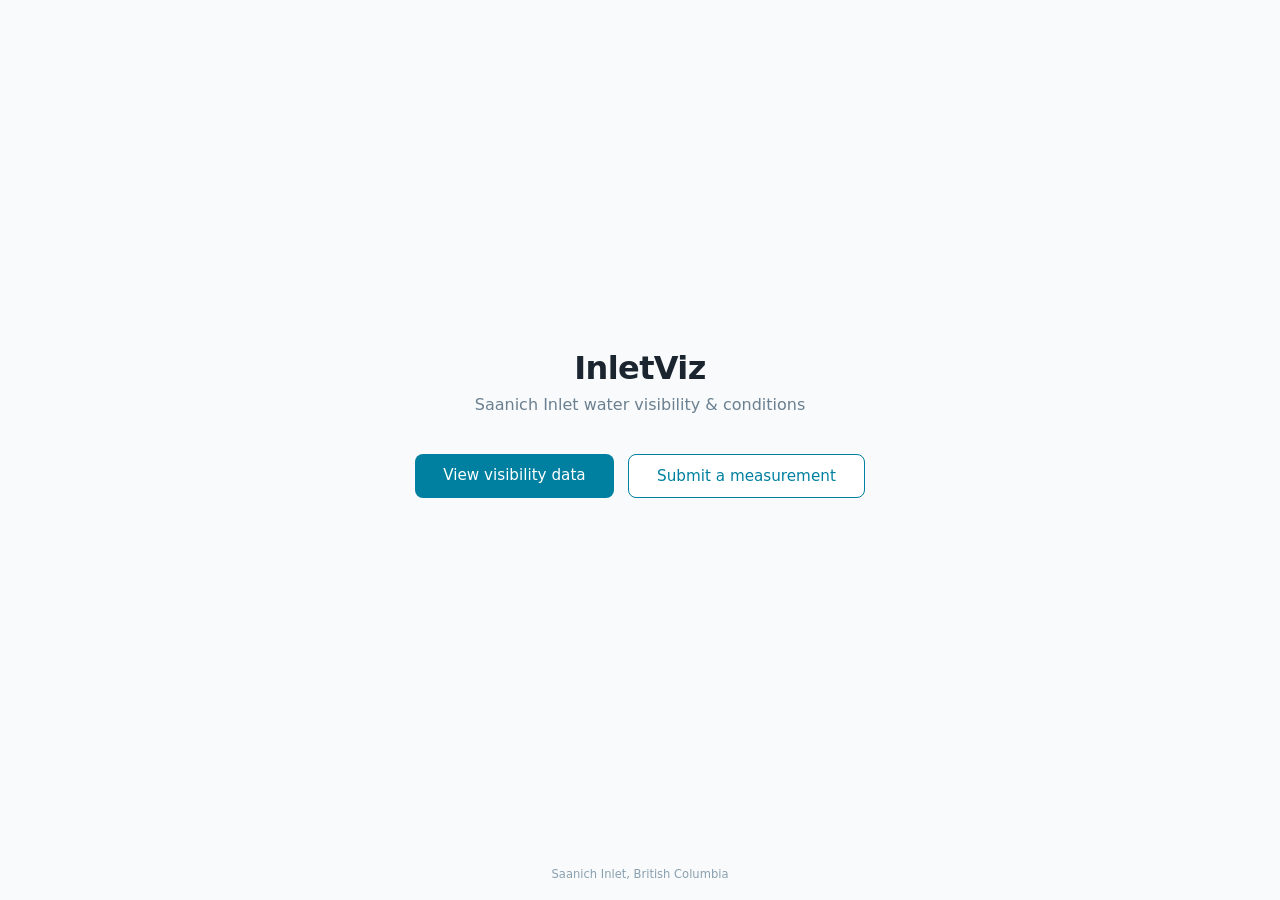
<file: index.html>
<!DOCTYPE html>
<html lang="en">
<head>
  <meta charset="UTF-8" />
  <meta name="viewport" content="width=device-width, initial-scale=1.0" />
  <title>InletViz — Saanich Inlet</title>
  <style>
    *, *::before, *::after { box-sizing: border-box; margin: 0; padding: 0; }
    body {
      font-family: system-ui, -apple-system, sans-serif;
      background: #f8fafb;
      color: #1a2530;
      min-height: 100vh;
      display: flex;
      flex-direction: column;
    }
    main {
      flex: 1;
      display: flex;
      flex-direction: column;
      align-items: center;
      justify-content: center;
      padding: 3rem 1.5rem;
      text-align: center;
    }
    h1 {
      font-size: 2rem;
      font-weight: 600;
      letter-spacing: -0.02em;
      margin-bottom: 0.5rem;
    }
    .tagline {
      font-size: 1rem;
      color: #6b8090;
      margin-bottom: 2.5rem;
    }
    .btn-row {
      display: flex;
      flex-wrap: wrap;
      gap: 0.9rem;
      justify-content: center;
    }
    .btn {
      display: inline-block;
      padding: 0.75rem 1.75rem;
      border-radius: 8px;
      font-size: 0.95rem;
      font-weight: 500;
      text-decoration: none;
      transition: opacity 0.15s;
    }
    .btn:hover { opacity: 0.85; }
    .btn-primary {
      background: #0080a0;
      color: #fff;
    }
    .btn-secondary {
      background: #fff;
      color: #0080a0;
      border: 1.5px solid #0080a0;
    }
    footer {
      text-align: center;
      padding: 1.2rem;
      font-size: 0.72rem;
      color: #8aa0b0;
    }
  </style>
</head>
<body>
  <main>
    <h1>InletViz</h1>
    <p class="tagline">Saanich Inlet water visibility &amp; conditions</p>
    <div class="btn-row">
      <a class="btn btn-primary" href="/models/">View visibility data</a>
      <a class="btn btn-secondary" href="/submit/">Submit a measurement</a>
    </div>
  </main>
  <footer>Saanich Inlet, British Columbia</footer>
</body>
</html>
</file>
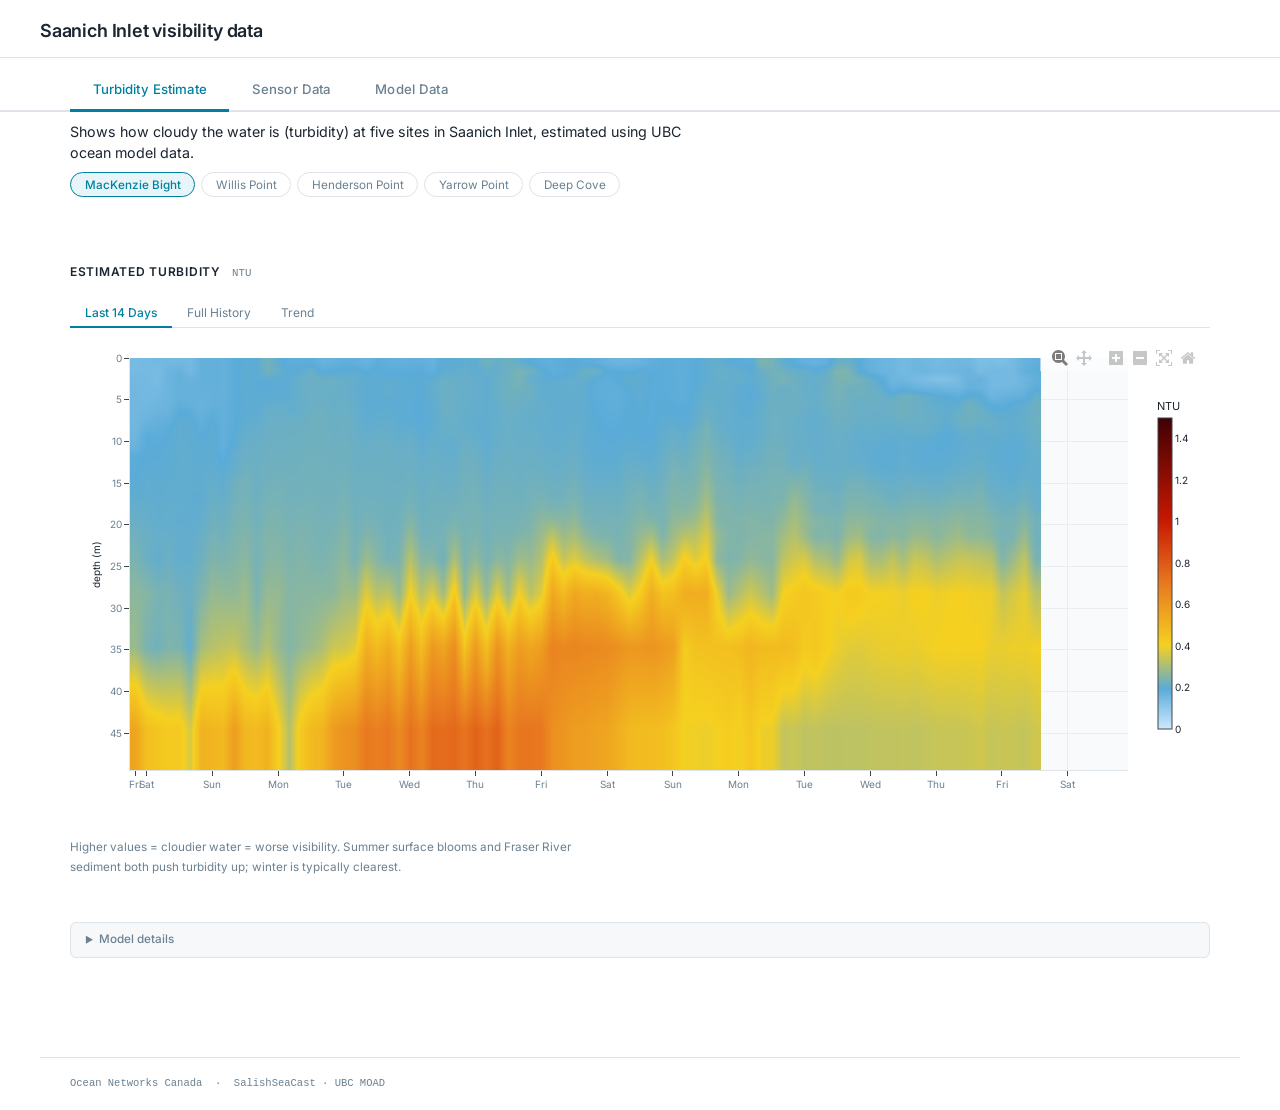
<file: models/index.html>
<!DOCTYPE html>
<html lang="en">
<head>
  <meta charset="UTF-8" />
  <meta name="viewport" content="width=device-width, initial-scale=1.0" />
  <title>Saanich Inlet Water Quality</title>
  <link rel="preconnect" href="https://fonts.googleapis.com" />
  <link rel="stylesheet"
        href="https://fonts.googleapis.com/css2?family=Inter:wght@400;500;600&display=swap" />
  <link rel="stylesheet" href="css/style.css" />
  <script src="https://cdn.plot.ly/plotly-2.35.2.min.js" crossorigin="anonymous"></script>
</head>
<body>

<header>
  <div class="header-inner">
    <h1>Saanich Inlet visibility data</h1>
  </div>
</header>

<nav class="page-nav" role="tablist">
  <div class="page-nav-inner">
    <button class="page-tab active" data-page="emulator" role="tab" aria-selected="true">Turbidity Estimate</button>
    <button class="page-tab"        data-page="sensor"   role="tab" aria-selected="false">Sensor Data</button>
    <button class="page-tab"        data-page="model"    role="tab" aria-selected="false">Model Data</button>
  </div>
</nav>

<main>

  <!-- =====================================================================
       EMULATOR PAGE (default)
       ===================================================================== -->
  <div id="page-emulator" class="page">

    <p class="page-intro">Shows how cloudy the water is (turbidity) at five sites in Saanich Inlet, estimated using UBC ocean model data.</p>

    <div class="site-pills" id="emulator-site-selector">
      <button class="site-pill active" data-site="mackenzie_bight">MacKenzie Bight</button>
      <button class="site-pill" data-site="willis_point">Willis Point</button>
      <button class="site-pill" data-site="henderson_point">Henderson Point</button>
      <button class="site-pill" data-site="yarrow_point">Yarrow Point</button>
      <button class="site-pill" data-site="deep_cove">Deep Cove</button>
    </div>

    <section class="section-block" id="emulator-block">
      <div class="section-header">
        <span class="section-name">Estimated Turbidity</span>
        <span class="section-unit">NTU</span>
      </div>

      <div class="tabs">
        <button class="tab-btn active" data-target="emulator-recent-panel">Last 14 Days</button>
        <button class="tab-btn"        data-target="emulator-history-panel">Full History</button>
        <button class="tab-btn"        data-target="emulator-trend-panel">Trend</button>
      </div>

      <div id="emulator-recent-panel" data-tab>
        <div class="chart-wrap tall" id="chart-emulator-recent"></div>
        <p class="chart-note">Higher values = cloudier water = worse visibility. Summer surface blooms and Fraser River sediment both push turbidity up; winter is typically clearest.</p>
      </div>
      <div id="emulator-history-panel" data-tab hidden>
        <div class="chart-wrap tall" id="chart-emulator-history"></div>
        <p class="chart-note">Full estimated turbidity record. Extends before the physical sensor was deployed because it's driven by model data rather than direct measurements.</p>
      </div>
      <div id="emulator-trend-panel" data-tab hidden>
        <div class="chart-wrap" id="chart-emulator-trend"></div>
        <p class="chart-note">Daily median estimated turbidity at three depth ranges — surface (0–10 m), mid-water (20–40 m), and near-bottom (40–50 m).</p>
      </div>
    </section>

    <details class="model-details">
      <summary>Model details</summary>
      <div class="model-details-body">
        <p>This is a turbidity proxy, not a direct measurement. It combines two outputs from the <a href="https://salishsea.eos.ubc.ca" target="_blank">UBC SalishSeaCast</a> ocean model: phytoplankton biomass (algae in the water column) and a Fraser River tracer (sediment-laden river water entering the inlet). Each is scaled so the combined estimate matches the long-run average NTU measured by the Ocean Networks Canada sensor at Yarrow Point.</p>

        <div id="emulator-metrics" class="emulator-metrics" hidden></div>
      </div>
    </details>

  </div><!-- /page-emulator -->


  <!-- =====================================================================
       SENSOR DATA PAGE
       ===================================================================== -->
  <div id="page-sensor" class="page" hidden>

    <p class="page-intro">Direct measurements from the Ocean Networks Canada sensor at Yarrow Point — the most accurate data we have for that one location.</p>

    <!-- Turbidity -->
    <section class="section-block" id="turb-section">
      <div class="section-header">
        <span class="section-name">Turbidity</span>
        <span class="section-unit">NTU</span>
      </div>

      <div class="tabs">
        <button class="tab-btn active" data-target="turb-recent-panel">Last 14 Days</button>
        <button class="tab-btn"        data-target="turb-history-panel">Full History</button>
        <button class="tab-btn"        data-target="turb-trend-panel">Trend</button>
      </div>

      <div id="turb-recent-panel" data-tab>
        <div class="outage-banner" id="turb-outage-banner" hidden></div>
        <div class="chart-wrap tall" id="chart-turb-recent"></div>
        <p class="chart-note">Turbidity measures how cloudy the water is (NTU — higher = murkier = worse visibility). Surface spikes usually follow rain or blooms; near-bottom rises indicate sediment stirred up from the seafloor. Grey bands are periods with no profiler data — values there are interpolated estimates.</p>
      </div>

      <div id="turb-history-panel" data-tab hidden>
        <div class="chart-wrap tall" id="chart-turb-history"></div>
        <p class="chart-note">Full turbidity record from the Yarrow Point profiling platform. Each cell is the median of all readings in a 4-hour × 1 m depth window. Gaps appear when the profiler was offline or being serviced.</p>
      </div>

      <div id="turb-trend-panel" data-tab hidden>
        <div class="chart-wrap" id="chart-turb-trend"></div>
        <p class="chart-note">Daily median turbidity at three depth layers. The dotted line is a 30-day rolling average of the surface layer, smoothing out day-to-day variability to show the seasonal pattern.</p>
      </div>
    </section>

    <!-- Chlorophyll -->
    <section class="section-block" id="chl-section">
      <div class="section-header">
        <span class="section-name">Chlorophyll-a</span>
        <span class="section-unit">mg / m³</span>
      </div>

      <div class="tabs">
        <button class="tab-btn active" data-target="chl-recent-panel">Last 14 Days</button>
        <button class="tab-btn"        data-target="chl-history-panel">Full History</button>
        <button class="tab-btn"        data-target="chl-trend-panel">Trend</button>
      </div>

      <div id="chl-recent-panel" data-tab>
        <div class="outage-banner" id="chl-outage-banner" hidden></div>
        <div class="chart-wrap tall" id="chart-chl-recent"></div>
        <p class="chart-note">Chlorophyll-a is the pigment phytoplankton use to photosynthesize — higher values mean more algae in the water. A bright band below the surface (the deep chlorophyll maximum) is common in summer when the water stratifies. Grey bands indicate periods with no sensor data.</p>
      </div>

      <div id="chl-history-panel" data-tab hidden>
        <div class="chart-wrap tall" id="chart-chl-history"></div>
        <p class="chart-note">Full chlorophyll record. Spring and autumn blooms appear as bright green bands in the upper water column; Saanich Inlet's restricted circulation drives a strong seasonal cycle.</p>
      </div>

      <div id="chl-trend-panel" data-tab hidden>
        <div class="chart-wrap" id="chart-chl-trend"></div>
        <p class="chart-note">Daily median chlorophyll at three depth layers. Spring blooms typically appear first at the surface; late-summer stratification pushes the maximum deeper.</p>
      </div>
    </section>

    <section class="about-block">
      <p class="about-title">About this data</p>
      <p>Measured by the <a href="https://www.oceannetworks.ca" target="_blank">Ocean Networks Canada</a> VENUS profiling platform at Yarrow Point (YPVPP, 48.627°N 123.499°W). The profiler cycles vertically through the water column, sampling turbidity, chlorophyll, temperature and pressure at roughly 1 m resolution every few hours. Each chart cell is the <em>median</em> of all readings in its time–depth bin — median suppresses sensor spikes and biofouling artefacts.</p>
    </section>

  </div><!-- /page-sensor -->


  <!-- =====================================================================
       MODEL DATA PAGE
       ===================================================================== -->
  <div id="page-model" class="page" hidden>

    <p class="page-intro">Raw outputs from the UBC SalishSeaCast ocean model — the underlying data used to generate the turbidity estimate.</p>

    <details class="model-details">
      <summary>Model details</summary>
      <div class="model-details-body">
        <p>UBC SalishSeaCast NEMO ocean model — ~500 m horizontal resolution, hourly output, aggregated to 4-hour Pacific blocks. Color scales are fixed across all five sites so you can compare directly by toggling between them. Data from <a href="https://salishsea.eos.ubc.ca" target="_blank">SalishSeaCast</a> (UBC MOAD group). The Fraser River tracer is a passive scalar that tracks river water; diatoms and flagellates are the model's two phytoplankton functional types. Model output is hourly; displayed here as 4-hour Pacific-time medians at the nearest deep model grid point to each site.</p>
      </div>
    </details>

    <!-- Site selector -->
    <div class="site-pills" id="model-site-selector">
      <button class="site-pill active" data-site="mackenzie_bight">MacKenzie Bight</button>
      <button class="site-pill" data-site="willis_point">Willis Point</button>
      <button class="site-pill" data-site="henderson_point">Henderson Point</button>
      <button class="site-pill" data-site="yarrow_point">Yarrow Point</button>
      <button class="site-pill" data-site="deep_cove">Deep Cove</button>
    </div>

    <!-- Turbidity tracer -->
    <section class="section-block" id="model-fraser-block">
      <div class="section-header">
        <span class="section-name">Fraser River Turbidity Tracer</span>
        <span class="section-unit" id="model-fraser-unit">NTU</span>
      </div>

      <div class="tabs">
        <button class="tab-btn active" data-target="model-fraser-recent-panel">Last 14 Days</button>
        <button class="tab-btn"        data-target="model-fraser-history-panel">Full History</button>
        <button class="tab-btn"        data-target="model-fraser-trend-panel">Trend</button>
      </div>

      <div id="model-fraser-recent-panel" data-tab>
        <div class="chart-wrap tall" id="chart-model-fraser-recent"></div>
        <p class="chart-note">The model tracks Fraser River water — fresh, sediment-laden — as it intrudes into the inlet. Higher values mean more river influence at that depth. Because fresh water floats on salt water, you'll typically see the tracer concentrated near the surface; deep intrusions can happen during mixing events.</p>
      </div>
      <div id="model-fraser-history-panel" data-tab hidden>
        <div class="chart-wrap tall" id="chart-model-fraser-history"></div>
        <p class="chart-note">Full record from March 2026. Seasonal peaks reflect higher Fraser River discharge in spring and early summer snowmelt. Use the site selector to compare how different parts of the inlet are affected.</p>
      </div>
      <div id="model-fraser-trend-panel" data-tab hidden>
        <div class="chart-wrap" id="chart-model-fraser-trend"></div>
        <p class="chart-note">Daily median Fraser River tracer at three depth layers. Surface intrusions are typical; mid-water signals indicate deeper mixing or internal waves.</p>
      </div>
    </section>

    <!-- Phytoplankton -->
    <section class="section-block" id="model-phyto-block">
      <div class="section-header">
        <span class="section-name">Phytoplankton</span>
        <span class="section-unit">diatoms + flagellates · mmol / m³</span>
      </div>

      <div class="tabs">
        <button class="tab-btn active" data-target="model-phyto-recent-panel">Last 14 Days</button>
        <button class="tab-btn"        data-target="model-phyto-history-panel">Full History</button>
        <button class="tab-btn"        data-target="model-phyto-trend-panel">Trend</button>
      </div>

      <div id="model-phyto-recent-panel" data-tab>
        <div class="chart-wrap tall" id="chart-model-phyto-recent"></div>
        <p class="chart-note">Model-estimated phytoplankton biomass (diatoms + flagellates combined). Compare with the measured chlorophyll on the Sensor Data tab — where they agree, the model is capturing the real bloom dynamics. Where they diverge is where the interesting oceanography happens.</p>
      </div>
      <div id="model-phyto-history-panel" data-tab hidden>
        <div class="chart-wrap tall" id="chart-model-phyto-history"></div>
        <p class="chart-note">Full phytoplankton model record from March 2026. Spring blooms appear as bright bands in the upper water column, typically earlier at sites closer to the inlet mouth.</p>
      </div>
      <div id="model-phyto-trend-panel" data-tab hidden>
        <div class="chart-wrap" id="chart-model-phyto-trend"></div>
        <p class="chart-note">Daily median phytoplankton by depth layer. A surface-to-deep progression in timing often reflects the onset of stratification each spring.</p>
      </div>
    </section>

  </div><!-- /page-model -->

</main>

<footer>
  <a href="https://www.oceannetworks.ca" target="_blank">Ocean Networks Canada</a>
  &nbsp;·&nbsp; <a href="https://salishsea.eos.ubc.ca" target="_blank">SalishSeaCast · UBC MOAD</a>
</footer>

<script src="js/main.js"></script>
</body>
</html>
</file>
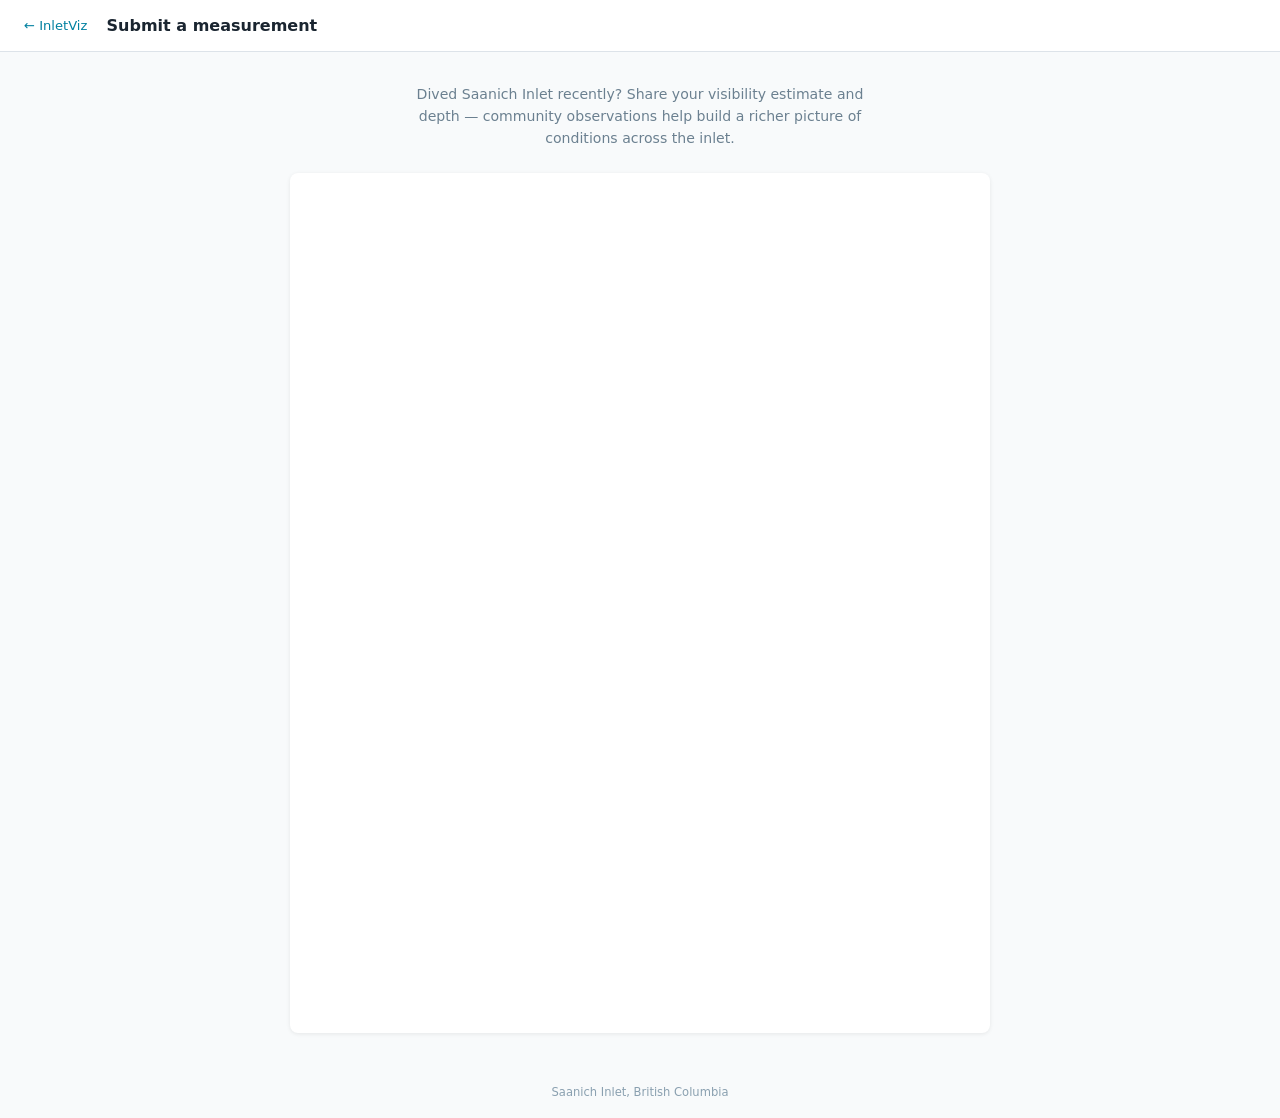
<file: submit/index.html>
<!DOCTYPE html>
<html lang="en">
<head>
  <meta charset="UTF-8" />
  <meta name="viewport" content="width=device-width, initial-scale=1.0" />
  <title>Submit a measurement — InletViz</title>
  <style>
    *, *::before, *::after { box-sizing: border-box; margin: 0; padding: 0; }
    body {
      font-family: system-ui, -apple-system, sans-serif;
      background: #f8fafb;
      color: #1a2530;
      min-height: 100vh;
      display: flex;
      flex-direction: column;
    }
    header {
      padding: 1rem 1.5rem;
      border-bottom: 1px solid #dde3e9;
      background: #fff;
      display: flex;
      align-items: center;
      gap: 1.2rem;
    }
    header a {
      font-size: 0.82rem;
      color: #0080a0;
      text-decoration: none;
    }
    header a:hover { text-decoration: underline; }
    header h1 {
      font-size: 1rem;
      font-weight: 600;
      color: #1a2530;
    }
    .form-wrap {
      flex: 1;
      display: flex;
      flex-direction: column;
      align-items: center;
      padding: 2rem 1rem;
    }
    .form-wrap p {
      font-size: 0.88rem;
      color: #6b8090;
      margin-bottom: 1.5rem;
      max-width: 52ch;
      text-align: center;
      line-height: 1.55;
    }
    iframe {
      width: 100%;
      max-width: 700px;
      height: 860px;
      border: none;
      border-radius: 8px;
      background: #fff;
      box-shadow: 0 1px 4px rgba(0,0,0,0.08);
    }
    footer {
      text-align: center;
      padding: 1.2rem;
      font-size: 0.72rem;
      color: #8aa0b0;
    }
  </style>
</head>
<body>
  <header>
    <a href="/">&larr; InletViz</a>
    <h1>Submit a measurement</h1>
  </header>
  <div class="form-wrap">
    <p>Dived Saanich Inlet recently? Share your visibility estimate and depth — community observations help build a richer picture of conditions across the inlet.</p>
    <iframe
      src="https://docs.google.com/forms/d/e/1FAIpQLSeHlfhdi3xrakRHkgqhmyotsIwKKvB9GfyfO1e2jKGm9t3bhQ/viewform?embedded=true"
      title="Submit a visibility measurement">
      Loading form…
    </iframe>
  </div>
  <footer>Saanich Inlet, British Columbia</footer>
</body>
</html>
</file>
<file: models/css/style.css>
/* ---- Reset ---- */
*, *::before, *::after { box-sizing: border-box; margin: 0; padding: 0; }

:root {
  --bg:        #ffffff;
  --bg-soft:   #f6f8fa;
  --border:    #dde3e9;
  --text:      #1a2530;
  --text-dim:  #6b8090;
  --accent:    #0080a0;
  --accent-bg: #e8f5f8;
  --warn:      #b84010;
  --warn-bg:   #fff4ef;
  --warn-border:#f0c0a8;
  --font:      'Inter', system-ui, -apple-system, sans-serif;
  --mono:      'SF Mono', 'Fira Code', 'Consolas', monospace;
  --max-w:     1200px;
}

html { font-size: 15px; scroll-behavior: smooth; }

body {
  font-family: var(--font);
  background: var(--bg);
  color: var(--text);
  min-height: 100vh;
  line-height: 1.5;
}

/* ---- Header ---- */
header {
  padding: 1.1rem 2rem 0.9rem;
  border-bottom: 1px solid var(--border);
  background: var(--bg);
  position: sticky;
  top: 0;
  z-index: 20;
}

.header-inner {
  max-width: var(--max-w);
  margin: 0 auto;
}

.header-top {
  display: flex;
  align-items: baseline;
  gap: 0.9rem;
}

header h1 {
  font-size: 1.2rem;
  font-weight: 600;
  letter-spacing: -0.01em;
}

.subtitle {
  font-size: 0.78rem;
  color: var(--text-dim);
}

.meta-bar {
  display: flex;
  flex-wrap: wrap;
  gap: 1.2rem;
  margin-top: 0.35rem;
  font-size: 0.7rem;
  font-family: var(--mono);
  color: var(--text-dim);
}

.meta-bar strong { font-weight: 500; color: var(--text); }

.last-data-chip {
  display: inline-flex;
  align-items: center;
  gap: 0.35rem;
}

.last-data-chip.stale strong { color: var(--warn); }

.status-dot {
  width: 6px; height: 6px;
  border-radius: 50%;
  background: #22a060;
  display: inline-block;
  flex-shrink: 0;
}

.status-dot.stale { background: var(--warn); }

/* ---- Page-level nav tabs ---- */
.page-nav {
  background: var(--bg);
  border-bottom: 2px solid var(--border);
  position: sticky;
  top: 70px;
  z-index: 19;
}

.page-nav-inner {
  max-width: var(--max-w);
  margin: 0 auto;
  padding: 0 2rem;
  display: flex;
  gap: 0;
}

.page-tab {
  padding: 0.75rem 1.5rem;
  background: none;
  border: none;
  border-bottom: 3px solid transparent;
  color: var(--text-dim);
  cursor: pointer;
  font-size: 0.88rem;
  font-family: var(--font);
  font-weight: 500;
  margin-bottom: -2px;
  transition: color 0.12s, border-color 0.12s;
  letter-spacing: 0.01em;
}

.page-tab:hover { color: var(--text); }

.page-tab.active {
  color: var(--accent);
  border-bottom-color: var(--accent);
}

/* ---- Main layout ---- */
main {
  max-width: var(--max-w);
  margin: 0 auto;
  padding: 0 2rem 5rem;
}

/* ---- Page containers ---- */
.page { /* no special styles needed — just show/hide */ }

/* ---- Section blocks ---- */
.section-block {
  padding: 2.4rem 0 2rem;
  border-bottom: 1px solid var(--border);
}

.section-block:last-of-type { border-bottom: none; }

.section-header {
  display: flex;
  align-items: baseline;
  gap: 0.75rem;
  margin-bottom: 1.2rem;
}

.section-name {
  font-size: 0.8rem;
  font-weight: 600;
  letter-spacing: 0.06em;
  text-transform: uppercase;
  color: var(--text);
}

.section-unit {
  font-size: 0.72rem;
  font-family: var(--mono);
  color: var(--text-dim);
}

/* ---- Sub-tabs ---- */
.tabs {
  display: flex;
  gap: 0;
  margin-bottom: 1.2rem;
  border-bottom: 1px solid var(--border);
}

.tab-btn {
  padding: 0.4rem 1rem;
  background: none;
  border: none;
  border-bottom: 2px solid transparent;
  color: var(--text-dim);
  cursor: pointer;
  font-size: 0.8rem;
  font-family: var(--font);
  margin-bottom: -1px;
  transition: color 0.12s, border-color 0.12s;
}

.tab-btn:hover { color: var(--text); }

.tab-btn.active {
  color: var(--accent);
  border-bottom-color: var(--accent);
  font-weight: 500;
}

/* ---- Chart containers ---- */
.chart-wrap {
  width: 100%;
  min-height: 360px;
  position: relative;
}

.chart-wrap.tall { min-height: 480px; }

/* ---- Loading / error state ---- */
.state-msg {
  display: flex;
  align-items: center;
  justify-content: center;
  flex-direction: column;
  gap: 0.6rem;
  min-height: 240px;
  color: var(--text-dim);
  font-size: 0.75rem;
  font-family: var(--mono);
}

.spinner {
  width: 20px; height: 20px;
  border: 2px solid var(--border);
  border-top-color: var(--accent);
  border-radius: 50%;
  animation: spin 0.7s linear infinite;
}

@keyframes spin { to { transform: rotate(360deg); } }

/* ---- Sensor offline state (replaces chart when >80% data is interpolated) ---- */
.offline-msg {
  display: flex;
  align-items: center;
  gap: 1.2rem;
  min-height: 240px;
  padding: 2rem;
  background: var(--bg-soft);
  border: 1px solid var(--border);
  border-radius: 8px;
}

.offline-icon {
  font-size: 2rem;
  flex-shrink: 0;
  opacity: 0.55;
}

.offline-text {
  display: flex;
  flex-direction: column;
  gap: 0.4rem;
}

.offline-text strong {
  font-size: 0.95rem;
  font-weight: 600;
  color: var(--text);
}

.offline-text span {
  font-size: 0.8rem;
  color: var(--text-dim);
  line-height: 1.5;
  max-width: 52ch;
}

/* ---- Outage / data-gap banner ---- */
.outage-banner {
  display: flex;
  align-items: flex-start;
  gap: 0.55rem;
  padding: 0.65rem 0.9rem;
  margin-bottom: 0.9rem;
  background: var(--warn-bg);
  border: 1px solid var(--warn-border);
  border-radius: 6px;
  font-size: 0.78rem;
  color: var(--warn);
  line-height: 1.45;
}

.outage-banner::before {
  content: "⚠";
  flex-shrink: 0;
  margin-top: 0.05em;
}

/* ---- Chart explanation text ---- */
.chart-note {
  margin-top: 0.8rem;
  font-size: 0.78rem;
  color: var(--text-dim);
  line-height: 1.65;
  max-width: 76ch;
}

/* ---- Model intro ---- */
.model-intro {
  padding: 1.6rem 0 0.6rem;
}

.model-intro p {
  font-size: 0.82rem;
  color: var(--text-dim);
  line-height: 1.6;
  max-width: 76ch;
}

/* ---- Site pills ---- */
.site-pills {
  display: flex;
  flex-wrap: wrap;
  gap: 0.4rem;
  margin-bottom: 2rem;
}

.site-pill {
  padding: 0.3rem 0.9rem;
  background: none;
  border: 1px solid var(--border);
  border-radius: 20px;
  color: var(--text-dim);
  cursor: pointer;
  font-size: 0.78rem;
  font-family: var(--font);
  transition: color 0.12s, border-color 0.12s, background 0.12s;
}

.site-pill:hover {
  color: var(--text);
  border-color: #b0c4d0;
}

.site-pill.active {
  color: var(--accent);
  border-color: var(--accent);
  background: var(--accent-bg);
  font-weight: 500;
}

/* ---- Emulator metrics bar ---- */
.emulator-metrics {
  display: flex;
  flex-wrap: wrap;
  gap: 1.2rem;
  padding: 0.75rem 1rem;
  background: var(--accent-bg);
  border: 1px solid var(--border);
  border-radius: 6px;
  font-size: 0.72rem;
  font-family: var(--mono);
  color: var(--text-dim);
}
.emulator-metrics strong { color: var(--text); font-weight: 500; }

/* ---- Page intro (plain-language one-liner) ---- */
.page-intro {
  padding: 1.4rem 0 0.6rem;
  font-size: 0.95rem;
  color: var(--text);
  line-height: 1.5;
  max-width: 72ch;
}

/* ---- Collapsible model details ---- */
.model-details {
  margin: 1rem 0 1.6rem;
  border: 1px solid var(--border);
  border-radius: 6px;
  background: var(--bg-soft);
}

.model-details summary {
  padding: 0.55rem 0.9rem;
  font-size: 0.78rem;
  font-weight: 500;
  color: var(--text-dim);
  cursor: pointer;
  user-select: none;
  list-style: none;
  display: flex;
  align-items: center;
  gap: 0.45rem;
}

.model-details summary::-webkit-details-marker { display: none; }

.model-details summary::before {
  content: "▶";
  font-size: 0.6rem;
  transition: transform 0.15s;
  flex-shrink: 0;
}

.model-details[open] summary::before { transform: rotate(90deg); }

.model-details summary:hover { color: var(--text); }

.model-details-body {
  padding: 0.75rem 1rem 1rem;
  border-top: 1px solid var(--border);
  display: flex;
  flex-direction: column;
  gap: 0.7rem;
}

.model-details-body p {
  font-size: 0.78rem;
  color: var(--text-dim);
  line-height: 1.7;
  max-width: 76ch;
}

.model-details-body a { color: var(--accent); text-decoration: none; }
.model-details-body a:hover { text-decoration: underline; }

/* ---- About ---- */
.about-block {
  padding: 2rem 0 1rem;
}

.about-title {
  font-size: 0.72rem;
  font-weight: 600;
  letter-spacing: 0.1em;
  text-transform: uppercase;
  color: var(--text-dim);
  margin-bottom: 0.6rem;
}

.about-block p {
  font-size: 0.78rem;
  color: var(--text-dim);
  line-height: 1.7;
  max-width: 76ch;
}

.about-block a { color: var(--accent); text-decoration: none; }
.about-block a:hover { text-decoration: underline; }

/* ---- Footer ---- */
footer {
  max-width: var(--max-w);
  margin: 0 auto;
  padding: 1.2rem 2rem;
  font-size: 0.7rem;
  font-family: var(--mono);
  color: var(--text-dim);
  border-top: 1px solid var(--border);
}

footer a { color: var(--text-dim); text-decoration: none; }
footer a:hover { color: var(--text); }

/* ---- Responsive ---- */
@media (max-width: 640px) {
  header, .page-nav-inner, main, footer { padding-left: 1rem; padding-right: 1rem; }
  .chart-wrap { min-height: 280px; }
  .chart-wrap.tall { min-height: 360px; }
  .tabs { overflow-x: auto; }
  .page-nav { top: 62px; }
}
</file>
